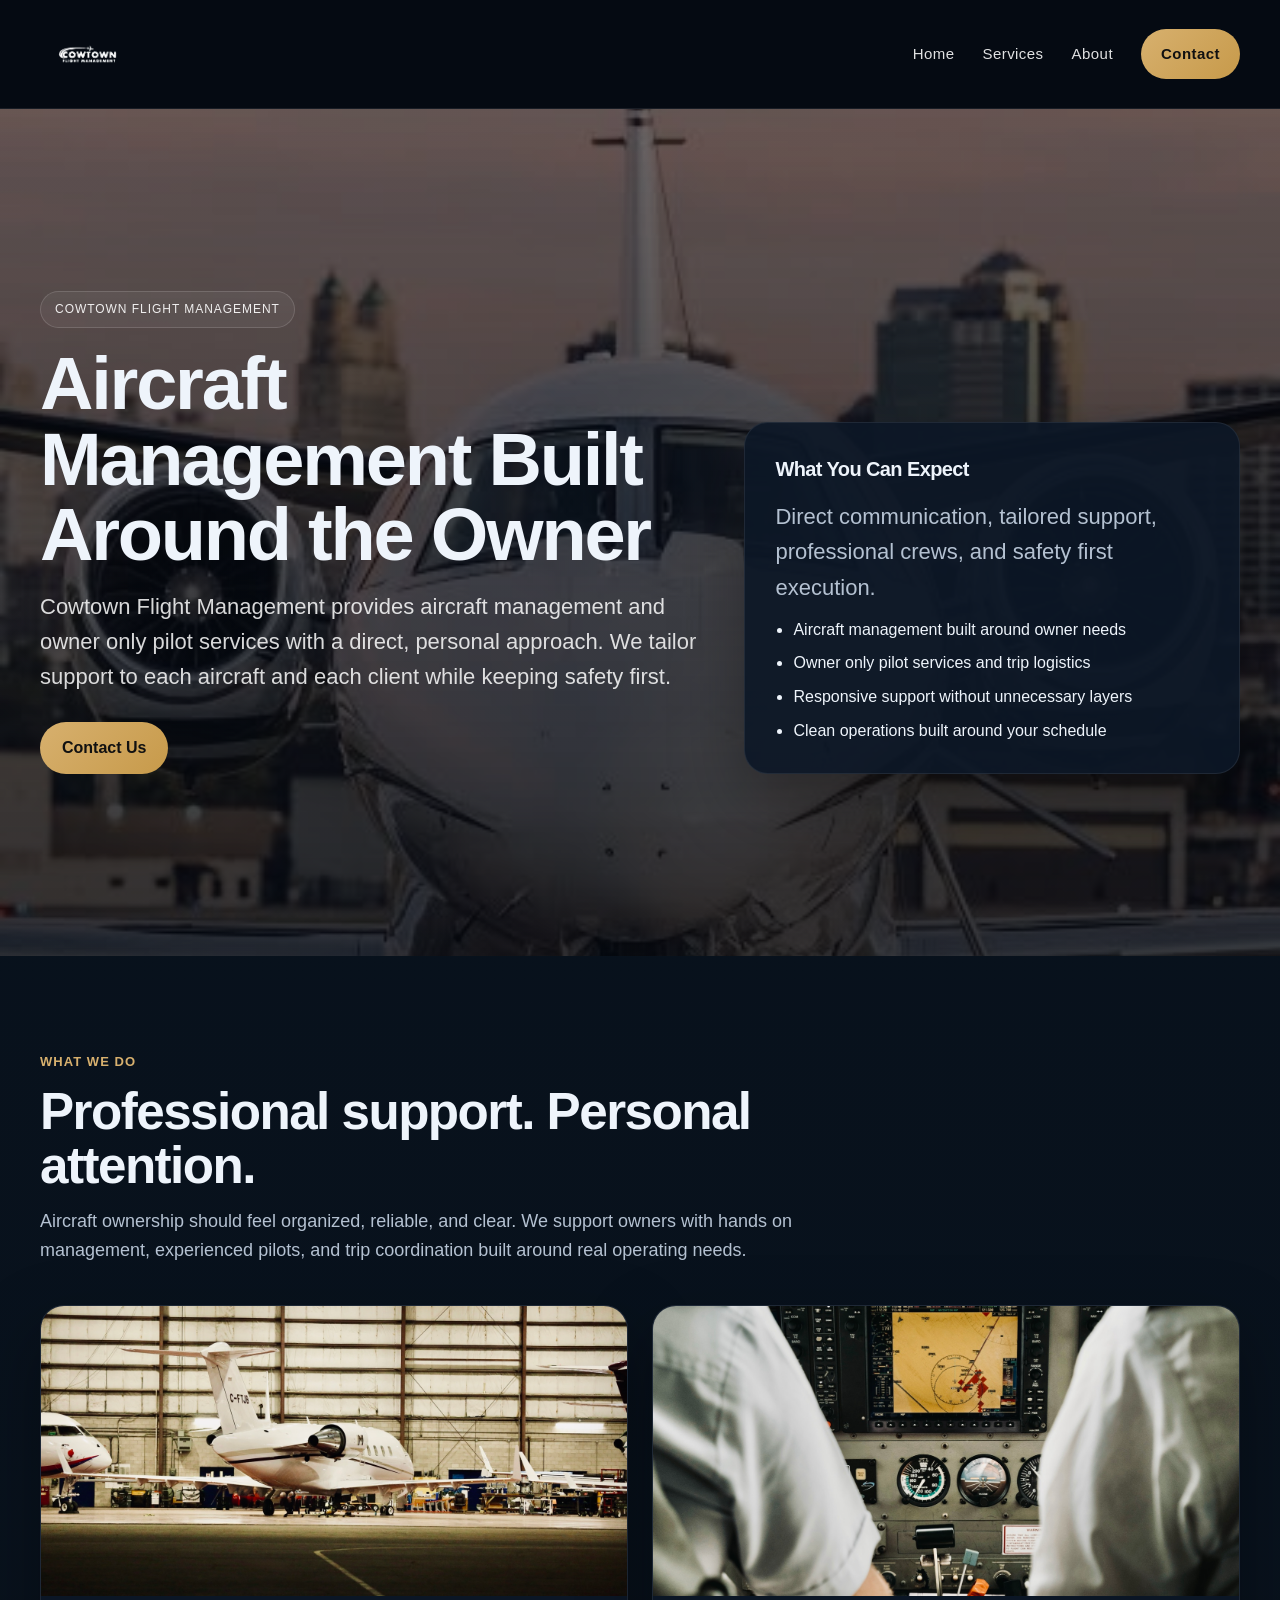
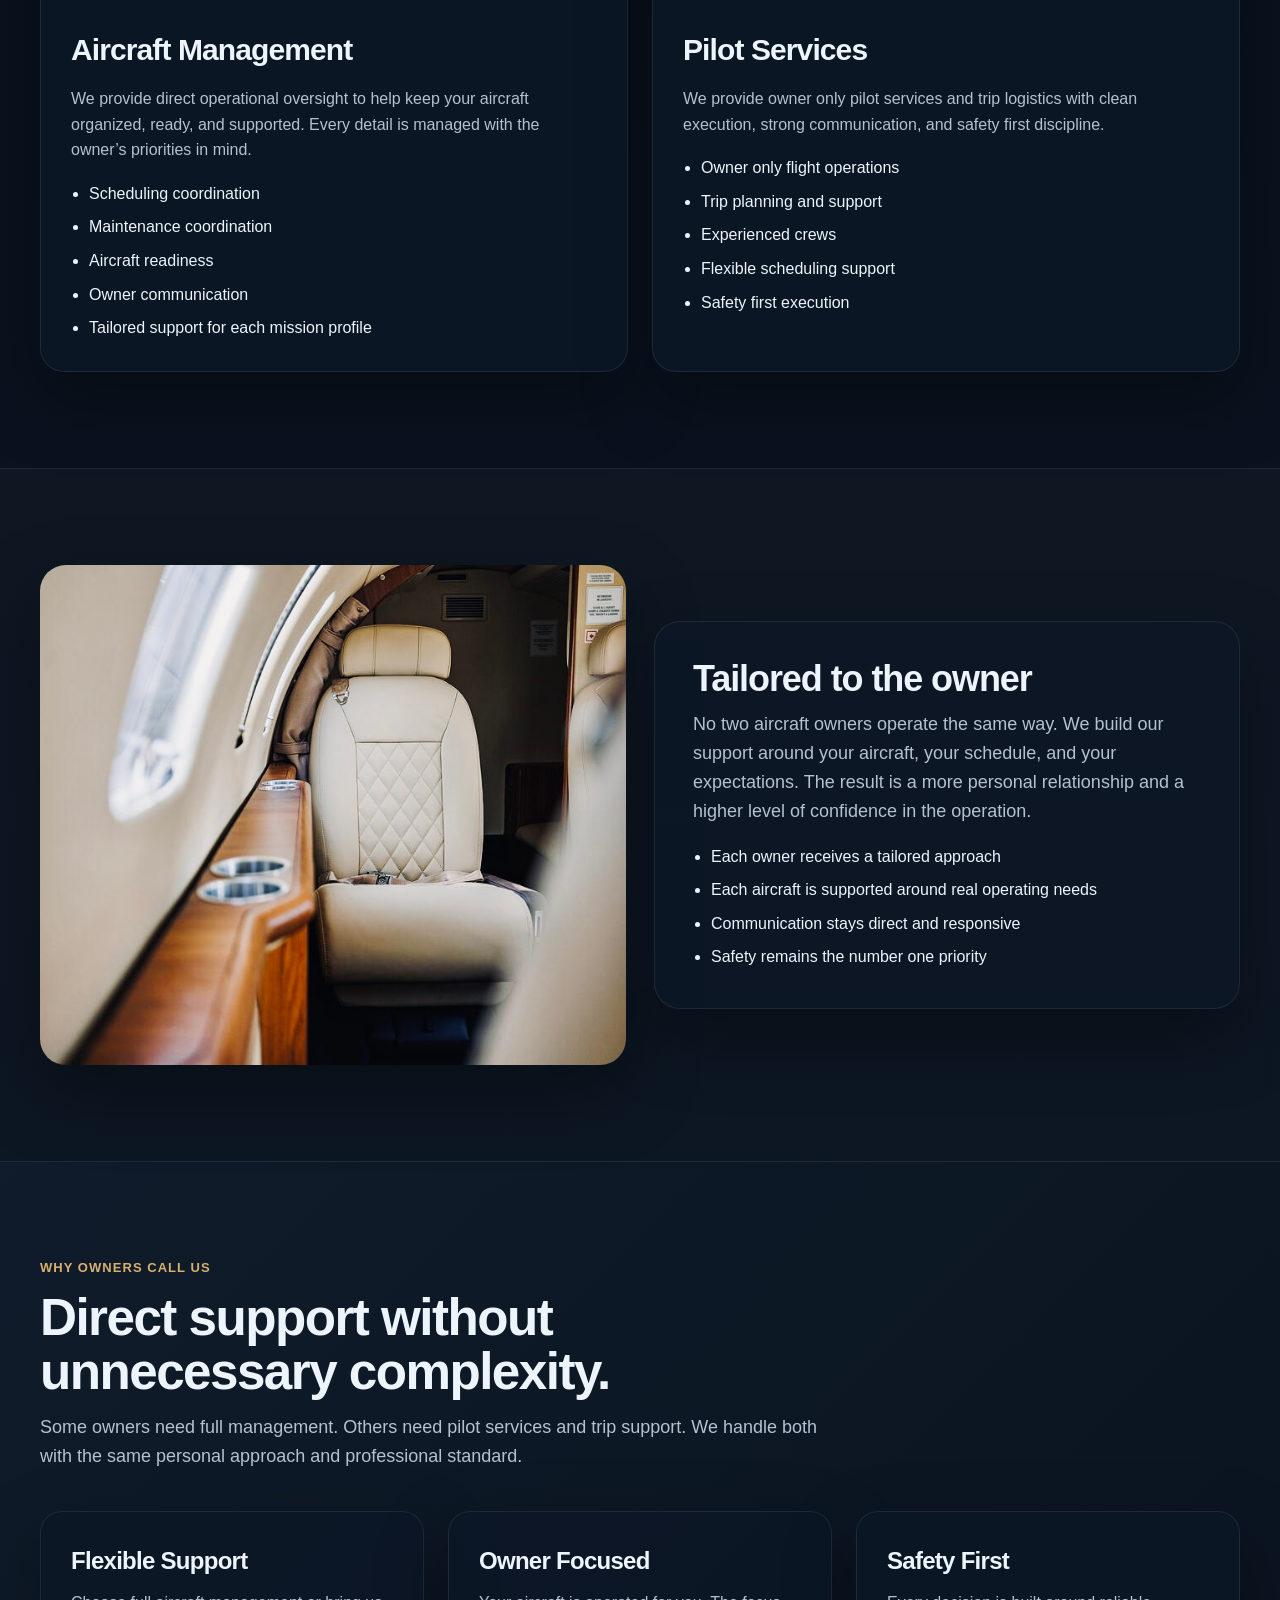
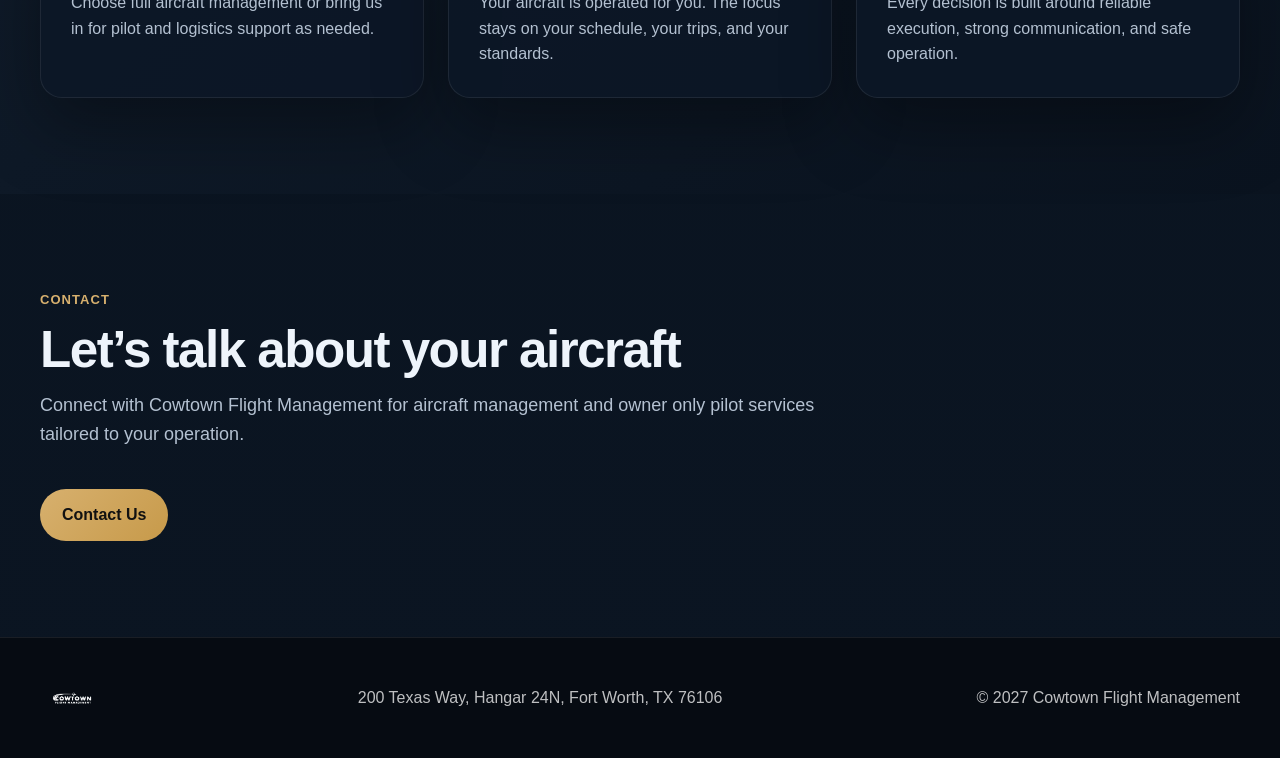
<file: index.html>
<!DOCTYPE html>
<html lang="en">
<head>
  <meta charset="UTF-8">
  <meta name="viewport" content="width=device-width, initial-scale=1.0">
  <title>Cowtown Flight Management</title>
  <meta name="description" content="Aircraft management and owner only pilot services in Fort Worth, Texas.">
  <link rel="icon" href="favicon.png">
  <link rel="stylesheet" href="styles.css">
</head>
<body>
<header class="site-header">
  <div class="container nav">
    <a class="brand" href="index.html"><img src="logo-white.png" alt="Cowtown Flight Management"></a>
    <button class="menu-btn" id="menuBtn" aria-label="Open navigation">☰</button>
    <nav class="nav-links" id="navLinks">
      <a href="index.html">Home</a>
      <a href="services.html">Services</a>
      <a href="about.html">About</a>
      <a href="contact.html" class="nav-cta">Contact</a>
    </nav>
  </div>
</header>

<main>
  <section class="hero">
    <div class="container hero-inner">
      <div>
        <div class="kicker">Cowtown Flight Management</div>
        <h1>Aircraft Management Built Around the Owner</h1>
        <p>Cowtown Flight Management provides aircraft management and owner only pilot services with a direct, personal approach. We tailor support to each aircraft and each client while keeping safety first.</p>
        <div class="hero-actions">
          <a class="btn btn-primary" href="contact.html">Contact Us</a>
        </div>
      </div>

      <aside class="hero-card">
        <h3>What You Can Expect</h3>
        <p>Direct communication, tailored support, professional crews, and safety first execution.</p>
        <ul>
          <li>Aircraft management built around owner needs</li>
          <li>Owner only pilot services and trip logistics</li>
          <li>Responsive support without unnecessary layers</li>
          <li>Clean operations built around your schedule</li>
        </ul>
      </aside>
    </div>
  </section>

  <section>
    <div class="container">
      <div class="section-head">
        <div class="eyebrow">What We Do</div>
        <h2>Professional support. Personal attention.</h2>
        <p>Aircraft ownership should feel organized, reliable, and clear. We support owners with hands on management, experienced pilots, and trip coordination built around real operating needs.</p>
      </div>

      <div class="cards-2">
        <article class="card">
          <div class="service-media" style="background-image:url('aircraft-management.jpg')"></div>
          <div class="card-body">
            <h3>Aircraft Management</h3>
            <p>We provide direct operational oversight to help keep your aircraft organized, ready, and supported. Every detail is managed with the owner’s priorities in mind.</p>
            <ul>
              <li>Scheduling coordination</li>
              <li>Maintenance coordination</li>
              <li>Aircraft readiness</li>
              <li>Owner communication</li>
              <li>Tailored support for each mission profile</li>
            </ul>
          </div>
        </article>

        <article class="card">
          <div class="service-media" style="background-image:url('pilot-services.jpg')"></div>
          <div class="card-body">
            <h3>Pilot Services</h3>
            <p>We provide owner only pilot services and trip logistics with clean execution, strong communication, and safety first discipline.</p>
            <ul>
              <li>Owner only flight operations</li>
              <li>Trip planning and support</li>
              <li>Experienced crews</li>
              <li>Flexible scheduling support</li>
              <li>Safety first execution</li>
            </ul>
          </div>
        </article>
      </div>
    </div>
  </section>

  <section class="band">
    <div class="container split">
      <div class="photo-panel" style="background-image:url('home-secondary.jpg'); background-position:center;"></div>

      <div class="text-panel">
        <h3>Tailored to the owner</h3>
        <p>No two aircraft owners operate the same way. We build our support around your aircraft, your schedule, and your expectations. The result is a more personal relationship and a higher level of confidence in the operation.</p>
        <ul>
          <li>Each owner receives a tailored approach</li>
          <li>Each aircraft is supported around real operating needs</li>
          <li>Communication stays direct and responsive</li>
          <li>Safety remains the number one priority</li>
        </ul>
      </div>
    </div>
  </section>

  <section class="info-strip">
    <div class="container">
      <div class="section-head">
        <div class="eyebrow">Why Owners Call Us</div>
        <h2>Direct support without unnecessary complexity.</h2>
        <p>Some owners need full management. Others need pilot services and trip support. We handle both with the same personal approach and professional standard.</p>
      </div>

      <div class="info-grid">
        <div class="info-box">
          <h3>Flexible Support</h3>
          <p>Choose full aircraft management or bring us in for pilot and logistics support as needed.</p>
        </div>

        <div class="info-box">
          <h3>Owner Focused</h3>
          <p>Your aircraft is operated for you. The focus stays on your schedule, your trips, and your standards.</p>
        </div>

        <div class="info-box">
          <h3>Safety First</h3>
          <p>Every decision is built around reliable execution, strong communication, and safe operation.</p>
        </div>
      </div>
    </div>
  </section>

  <section>
    <div class="container">
      <div class="section-head">
        <div class="eyebrow">Contact</div>
        <h2>Let’s talk about your aircraft</h2>
        <p>Connect with Cowtown Flight Management for aircraft management and owner only pilot services tailored to your operation.</p>
      </div>

      <div class="hero-actions">
        <a class="btn btn-primary" href="contact.html">Contact Us</a>
      </div>
    </div>
  </section>
</main>

<footer class="footer">
  <div class="container footer-row">
    <img src="logo-white.png" alt="Cowtown Flight Management">
    <div>200 Texas Way, Hangar 24N, Fort Worth, TX 76106</div>
    <div>© 2027 Cowtown Flight Management</div>
  </div>
</footer>

<script src="script.js"></script>
</body>
</html>
</file>
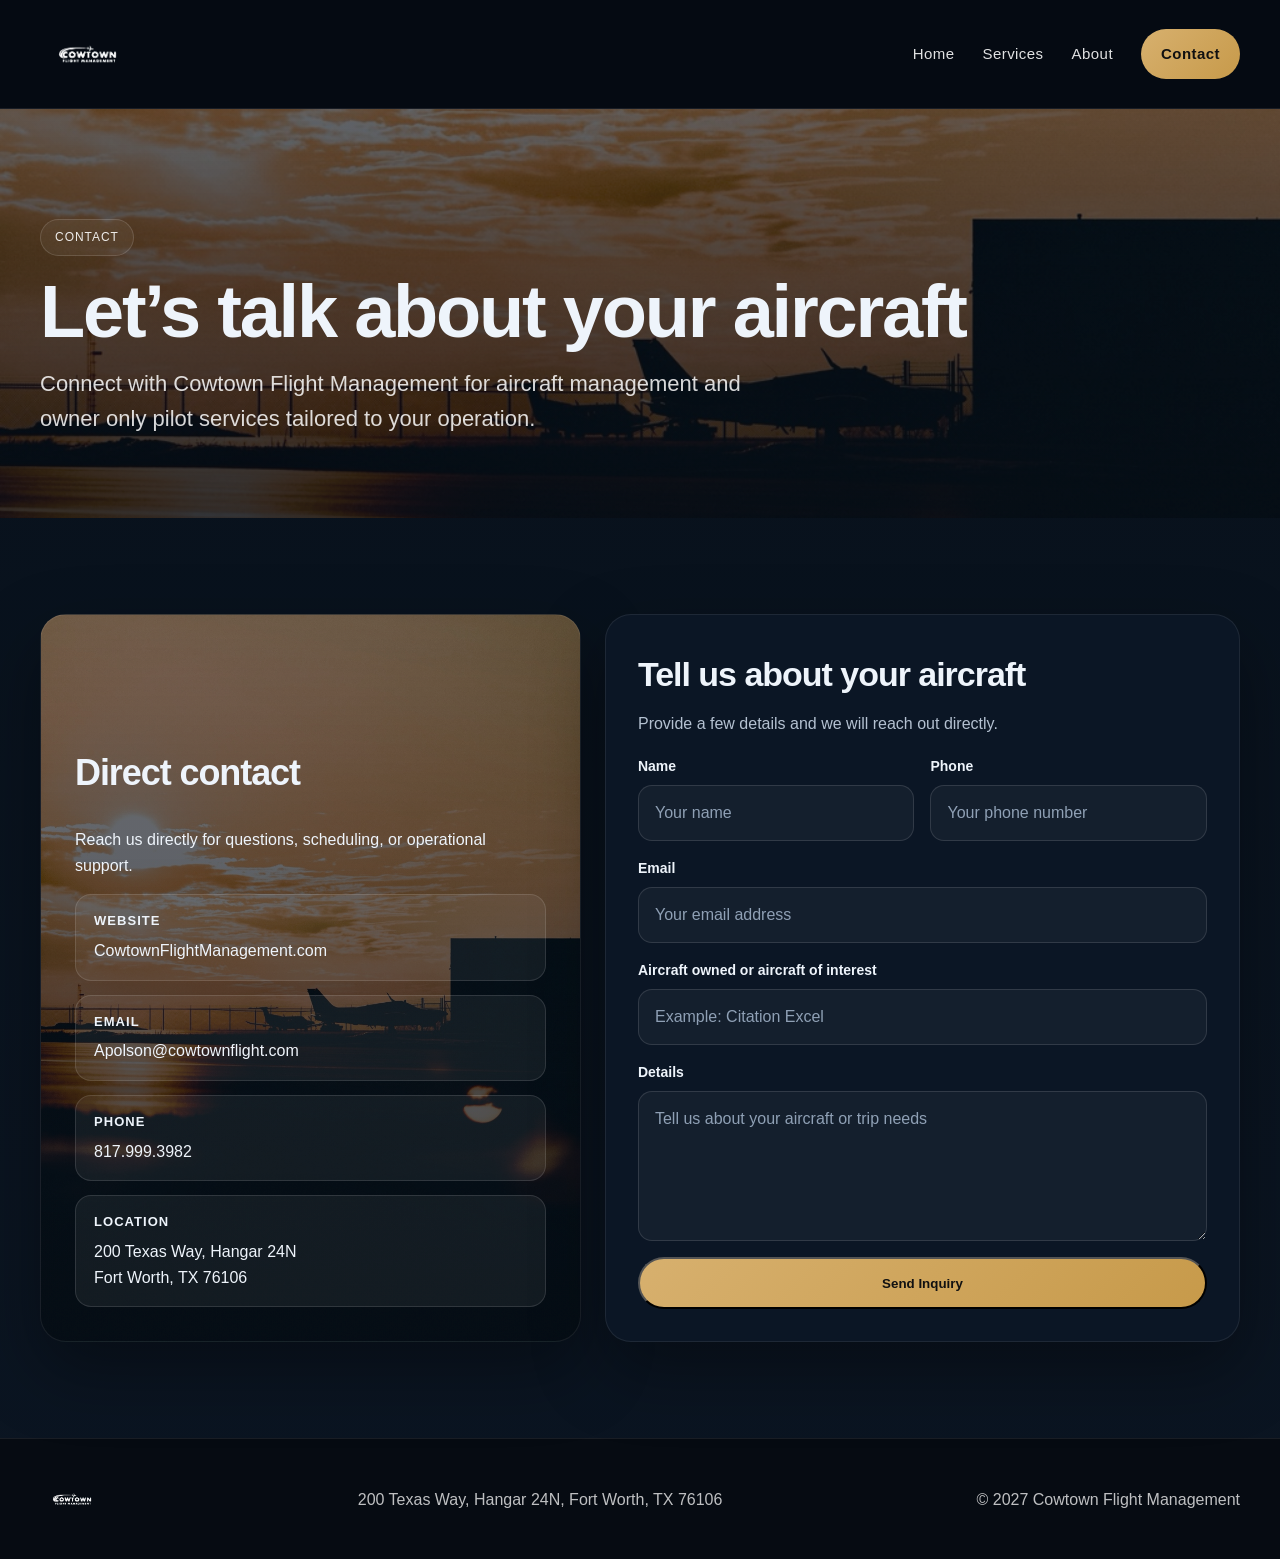
<file: contact.html>
<!DOCTYPE html>
<html lang="en">
<head>
  <meta charset="UTF-8">
  <meta name="viewport" content="width=device-width, initial-scale=1.0">
  <title>Contact | Cowtown Flight Management</title>
  <meta name="description" content="Contact Cowtown Flight Management.">
  <link rel="icon" href="favicon.png">
  <link rel="stylesheet" href="styles.css">
</head>
<body>
  <header class="site-header">
    <div class="container nav">
      <a class="brand" href="index.html">
        <img src="logo-white.png" alt="Cowtown Flight Management">
      </a>

      <button class="menu-btn" id="menuBtn" aria-label="Open navigation">☰</button>

      <nav class="nav-links" id="navLinks">
        <a href="index.html">Home</a>
        <a href="services.html">Services</a>
        <a href="about.html">About</a>
        <a href="contact.html" class="nav-cta">Contact</a>
      </nav>
    </div>
  </header>

  <main>
    <section class="page-hero contact-bg">
      <div class="container">
        <div class="kicker">Contact</div>
        <h1>Let’s talk about your aircraft</h1>
        <p>Connect with Cowtown Flight Management for aircraft management and owner only pilot services tailored to your operation.</p>
      </div>
    </section>

    <section>
      <div class="container contact-grid">
        <div class="contact-card">
          <h3>Direct contact</h3>
          <p>Reach us directly for questions, scheduling, or operational support.</p>

          <div class="contact-list">
            <div class="contact-item">
              <strong>Website</strong>
              <a href="https://cowtownflightmanagement.com">CowtownFlightManagement.com</a>
            </div>

            <div class="contact-item">
              <strong>Email</strong>
              <a href="mailto:Apolson@cowtownflight.com">Apolson@cowtownflight.com</a>
            </div>

            <div class="contact-item">
              <strong>Phone</strong>
              <a href="tel:18179993982">817.999.3982</a>
            </div>

            <div class="contact-item">
              <strong>Location</strong>
              <div>200 Texas Way, Hangar 24N</div>
              <div>Fort Worth, TX 76106</div>
            </div>
          </div>
        </div>

        <div class="form-card">
          <h3>Tell us about your aircraft</h3>
          <p>Provide a few details and we will reach out directly.</p>

          <form id="contact-form" action="https://formspree.io/f/mrererno" method="POST">
            <div class="form-grid">
              <div class="field">
                <label for="name">Name</label>
                <input id="name" name="name" type="text" placeholder="Your name" required>
              </div>

              <div class="field">
                <label for="phone">Phone</label>
                <input id="phone" name="phone" type="tel" placeholder="Your phone number">
              </div>

              <div class="field full">
                <label for="email">Email</label>
                <input id="email" name="email" type="email" placeholder="Your email address" required>
              </div>

              <div class="field full">
                <label for="aircraft">Aircraft owned or aircraft of interest</label>
                <input id="aircraft" name="aircraft" type="text" placeholder="Example: Citation Excel">
              </div>

              <div class="field full">
                <label for="message">Details</label>
                <textarea id="message" name="message" placeholder="Tell us about your aircraft or trip needs" required></textarea>
              </div>

              <div class="field full">
                <button class="btn btn-primary" id="submit-btn" type="submit">Send Inquiry</button>
              </div>
            </div>
          </form>
        </div>
      </div>
    </section>
  </main>

  <footer class="footer">
    <div class="container footer-row">
      <img src="logo-white.png" alt="Cowtown Flight Management">
      <div>200 Texas Way, Hangar 24N, Fort Worth, TX 76106</div>
      <div>© 2027 Cowtown Flight Management</div>
    </div>
  </footer>

  <script src="script.js"></script>
</body>
</html>
</file>
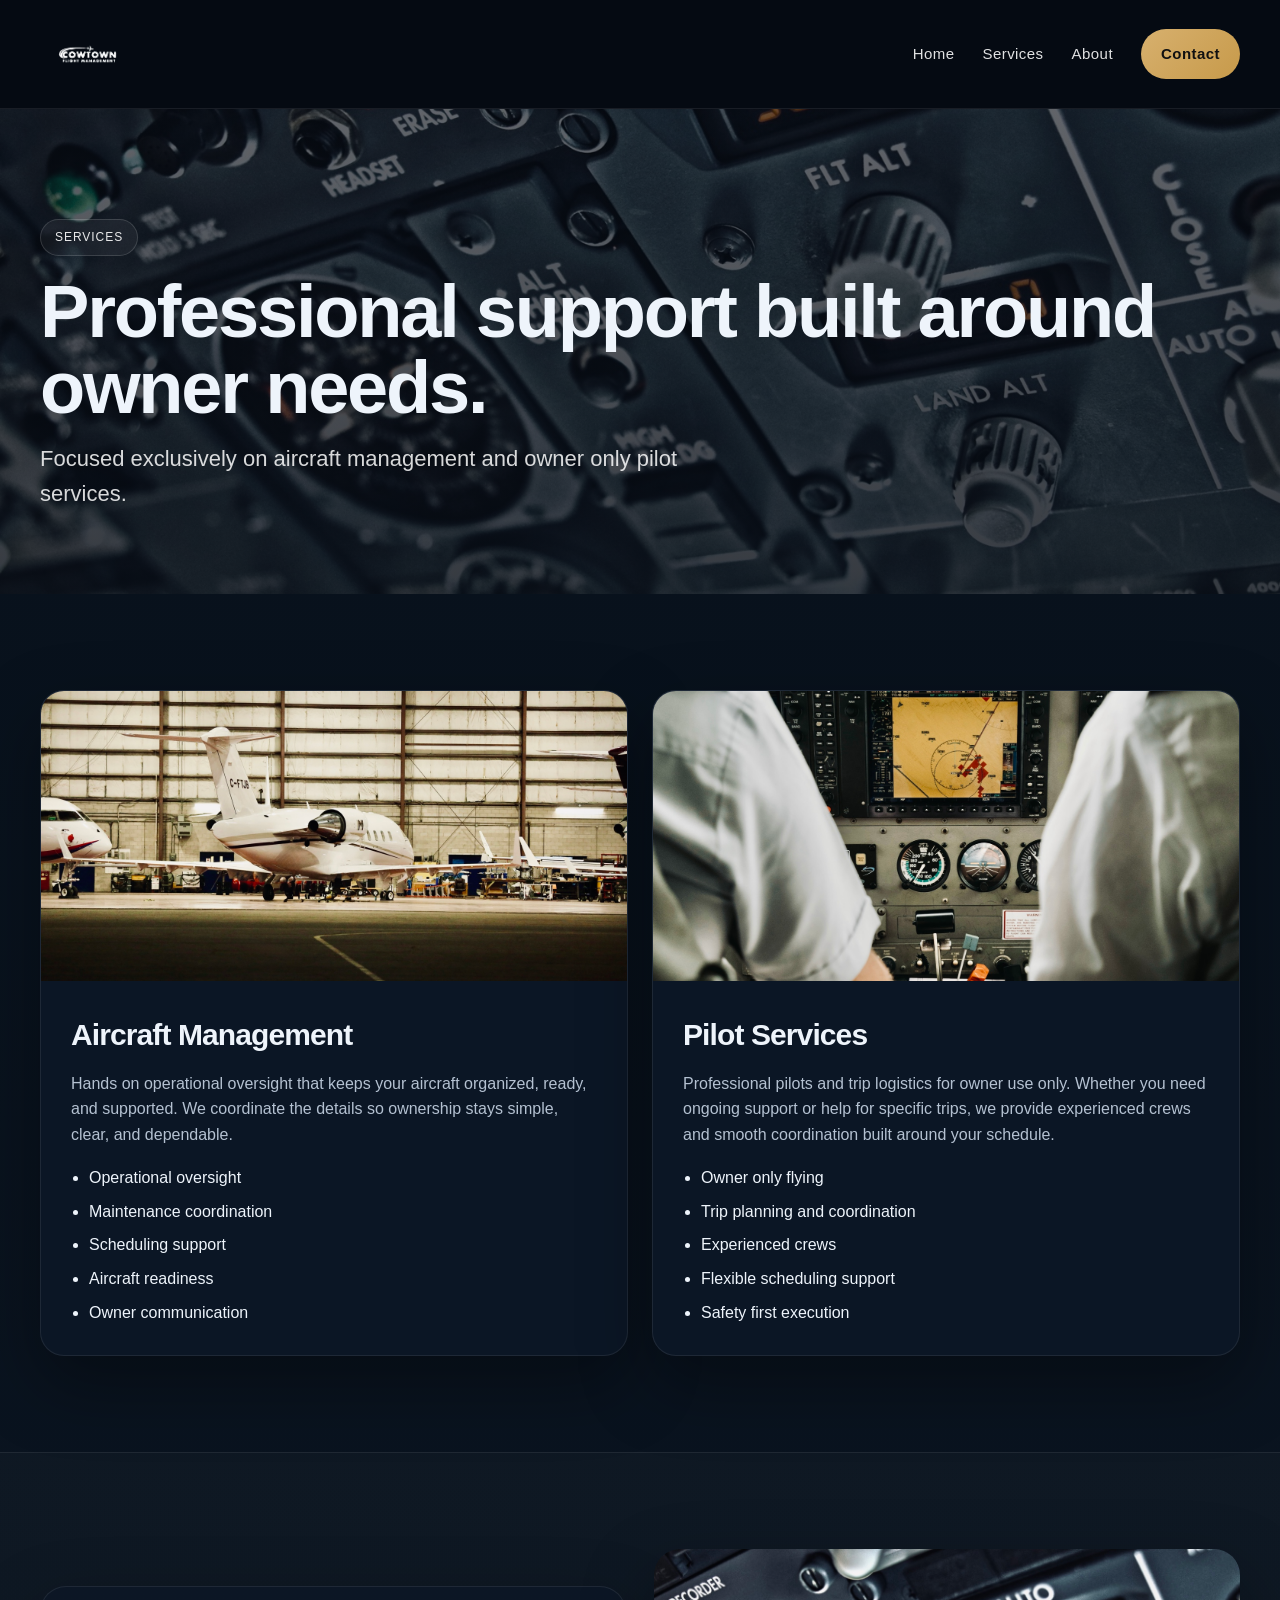
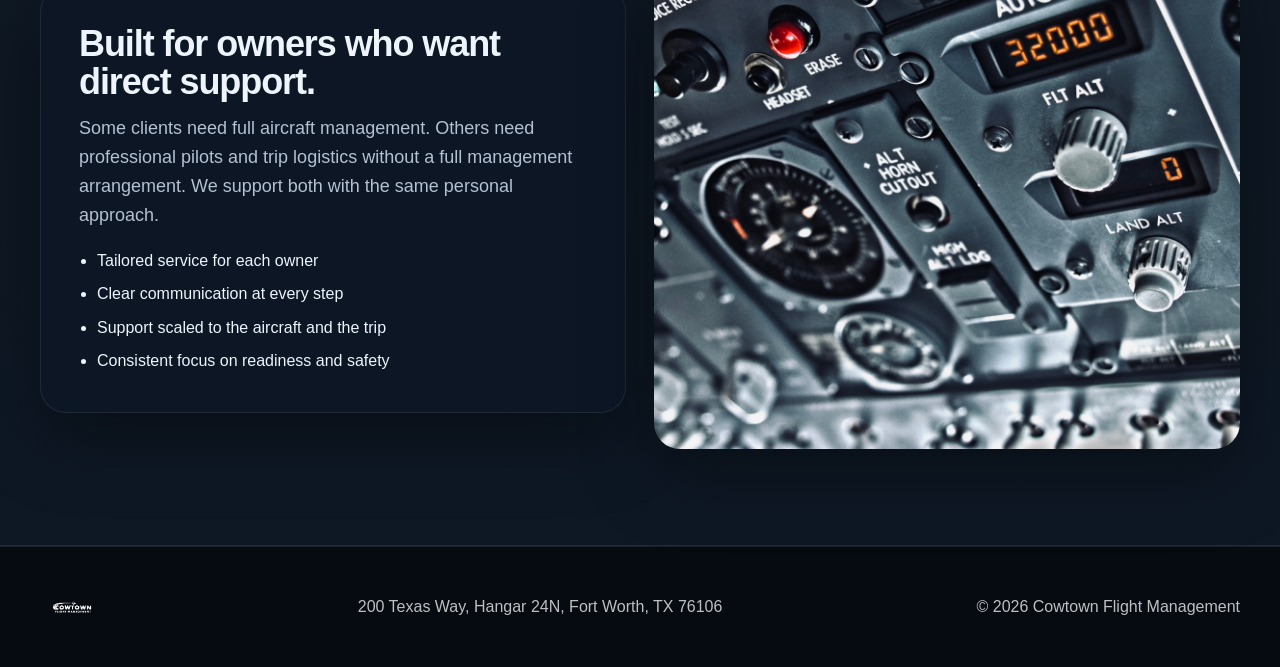
<file: services.html>
<!DOCTYPE html>
<html lang="en">
<head>
  <meta charset="UTF-8">
  <meta name="viewport" content="width=device-width, initial-scale=1.0">
  <title>Services | Cowtown Flight Management</title>
  <meta name="description" content="Aircraft management and owner only pilot services in Fort Worth, Texas.">
  <link rel="icon" href="favicon.png">
  <link rel="stylesheet" href="styles.css">
</head>
<body>
<header class="site-header">
  <div class="container nav">
    <a class="brand" href="index.html"><img src="logo-white.png" alt="Cowtown Flight Management"></a>
    <button class="menu-btn" id="menuBtn" aria-label="Open navigation">☰</button>
    <nav class="nav-links" id="navLinks">
      <a href="index.html">Home</a>
      <a href="services.html">Services</a>
      <a href="about.html">About</a>
      <a href="contact.html" class="nav-cta">Contact</a>
    </nav>
  </div>
</header>
<main>
  <section class="page-hero">
    <div class="container">
      <div class="kicker">Services</div>
      <h1>Professional support built around owner needs.</h1>
      <p>Focused exclusively on aircraft management and owner only pilot services.</p>
    </div>
  </section>

  <section>
    <div class="container">
      <div class="cards-2">
        <article class="card">
          <div class="service-media" style="background-image:url('aircraft-management.jpg')"></div>
          <div class="card-body">
            <h3>Aircraft Management</h3>
            <p>Hands on operational oversight that keeps your aircraft organized, ready, and supported. We coordinate the details so ownership stays simple, clear, and dependable.</p>
            <ul>
              <li>Operational oversight</li>
              <li>Maintenance coordination</li>
              <li>Scheduling support</li>
              <li>Aircraft readiness</li>
              <li>Owner communication</li>
            </ul>
          </div>
        </article>
        <article class="card">
          <div class="service-media" style="background-image:url('pilot-services.jpg')"></div>
          <div class="card-body">
            <h3>Pilot Services</h3>
            <p>Professional pilots and trip logistics for owner use only. Whether you need ongoing support or help for specific trips, we provide experienced crews and smooth coordination built around your schedule.</p>
            <ul>
              <li>Owner only flying</li>
              <li>Trip planning and coordination</li>
              <li>Experienced crews</li>
              <li>Flexible scheduling support</li>
              <li>Safety first execution</li>
            </ul>
          </div>
        </article>
      </div>
    </div>
  </section>

  <section class="band">
    <div class="container split">
      <div class="text-panel">
        <h3>Built for owners who want direct support.</h3>
        <p>Some clients need full aircraft management. Others need professional pilots and trip logistics without a full management arrangement. We support both with the same personal approach.</p>
        <ul>
          <li>Tailored service for each owner</li>
          <li>Clear communication at every step</li>
          <li>Support scaled to the aircraft and the trip</li>
          <li>Consistent focus on readiness and safety</li>
        </ul>
      </div>
      <div class="photo-panel" style="background-image:url('services-hero.jpg'); background-position:center;"></div>
    </div>
  </section>
</main>
<footer class="footer">
  <div class="container footer-row">
    <img src="logo-white.png" alt="Cowtown Flight Management">
    <div>200 Texas Way, Hangar 24N, Fort Worth, TX 76106</div>
    <div>© 2026 Cowtown Flight Management</div>
  </div>
</footer>
<script src="script.js"></script>
</body></html>
</file>
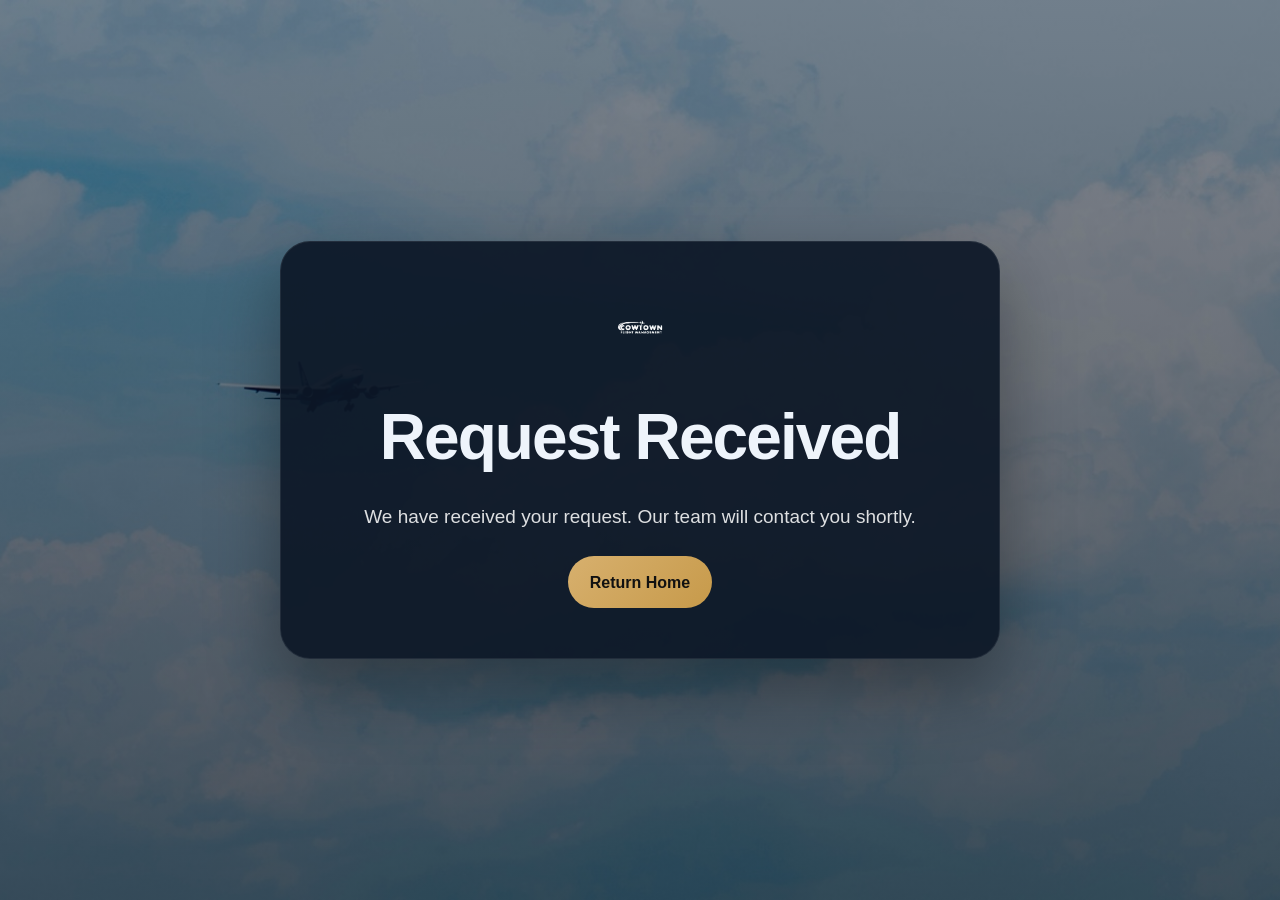
<file: thank-you.html>
<!DOCTYPE html>
<html lang="en">
<head>
  <meta charset="UTF-8">
  <meta name="viewport" content="width=device-width, initial-scale=1.0">
  <title>Thank You | Cowtown Flight Management</title>
  <meta name="description" content="Thank you for contacting Cowtown Flight Management.">
  <link rel="icon" href="favicon.png">
  <link rel="stylesheet" href="styles.css">
</head>
<body>
  <main class="thank-you">
    <div class="thank-you-card">
      <img src="logo-white.png" alt="Cowtown Flight Management" class="thank-you-logo">
      <h1>Request Received</h1>
      <p>We have received your request. Our team will contact you shortly.</p>
      <a class="btn btn-primary" href="index.html">Return Home</a>
    </div>
  </main>
</body>
</html>
</file>
<file: styles.css>
:root {
  --bg: #08111d;
  --surface: rgba(13, 23, 38, 0.94);
  --surface-2: rgba(18, 32, 51, 0.92);
  --line: rgba(255, 255, 255, 0.08);
  --line-strong: rgba(255, 255, 255, 0.14);
  --text: #eef4fb;
  --muted: #b4c1d1;
  --gold: #c79a4a;
  --gold-soft: #d7b06e;
  --blue: #1170df;
  --white: #ffffff;
  --max: 1200px;
  --radius: 24px;
  --shadow: 0 28px 70px rgba(0, 0, 0, 0.35);
}

* {
  box-sizing: border-box;
}

html {
  scroll-behavior: smooth;
}

body {
  margin: 0;
  font-family: Arial, Helvetica, sans-serif;
  background: linear-gradient(180deg, #07101a 0%, #0b1522 100%);
  color: var(--text);
  line-height: 1.6;
}

a {
  color: inherit;
  text-decoration: none;
}

img {
  max-width: 100%;
  display: block;
}

.container {
  width: min(100% - 40px, var(--max));
  margin: 0 auto;
}

.site-header {
  position: sticky;
  top: 0;
  z-index: 50;
  background: rgba(6, 11, 18, 0.9);
  backdrop-filter: blur(14px);
  border-bottom: 1px solid var(--line);
}

.nav {
  min-height: 108px;
  display: flex;
  align-items: center;
  justify-content: space-between;
  gap: 20px;
}

.brand img {
  height: 90px;
  width: auto;
}

.nav-links {
  display: flex;
  align-items: center;
  gap: 28px;
  color: rgba(255, 255, 255, 0.88);
  font-size: 15px;
  letter-spacing: 0.03em;
}

.nav-links a:hover {
  color: #ffffff;
}

.nav-cta {
  padding: 13px 20px;
  border-radius: 999px;
  background: linear-gradient(135deg, var(--gold-soft), var(--gold));
  color: #111111;
  font-weight: 700;
}

.menu-btn {
  display: none;
  font-size: 28px;
  color: #ffffff;
  background: transparent;
  border: 0;
}

.hero {
  min-height: 86vh;
  display: flex;
  align-items: center;
  background:
    linear-gradient(rgba(4, 9, 16, 0.58), rgba(4, 9, 16, 0.8)),
    url('welcome-header.jpg') center center / cover no-repeat;
}

.hero-inner {
  display: grid;
  grid-template-columns: 1.15fr 0.85fr;
  gap: 34px;
  align-items: end;
  padding: 86px 0;
}

.kicker {
  display: inline-block;
  padding: 8px 14px;
  border-radius: 999px;
  border: 1px solid rgba(255, 255, 255, 0.14);
  background: rgba(255, 255, 255, 0.05);
  color: rgba(255, 255, 255, 0.9);
  font-size: 12px;
  text-transform: uppercase;
  letter-spacing: 0.08em;
  margin-bottom: 18px;
}

h1,
h2,
h3 {
  letter-spacing: -0.03em;
}

.hero h1,
.page-hero h1 {
  margin: 0 0 16px;
  font-size: clamp(42px, 6vw, 74px);
  line-height: 1.02;
}

.hero p,
.page-hero p {
  margin: 0;
  max-width: 720px;
  font-size: clamp(18px, 2vw, 22px);
  color: rgba(255, 255, 255, 0.84);
}

.hero-actions {
  margin-top: 28px;
  display: flex;
  gap: 14px;
  flex-wrap: wrap;
}

.btn {
  display: inline-flex;
  align-items: center;
  justify-content: center;
  min-height: 52px;
  padding: 0 22px;
  border-radius: 999px;
  font-weight: 700;
}

.btn-primary {
  background: linear-gradient(135deg, var(--gold-soft), var(--gold));
  color: #111111;
}

.btn-secondary {
  background: rgba(255, 255, 255, 0.08);
  border: 1px solid var(--line-strong);
  color: #ffffff;
}

.hero-card,
.card,
.text-panel,
.contact-card,
.form-card,
.info-box,
.thank-you-card {
  background: rgba(13, 23, 38, 0.92);
  border: 1px solid var(--line);
  box-shadow: var(--shadow);
}

.hero-card {
  padding: 30px;
  border-radius: 24px;
}

.hero-card h3 {
  margin: 0 0 14px;
  font-size: 20px;
}

.hero-card p {
  margin: 0 0 12px;
  color: var(--muted);
}

.hero-card ul,
.card ul,
.text-panel ul {
  margin: 0;
  padding-left: 18px;
}

section {
  padding: 96px 0;
}

.section-head {
  max-width: 800px;
  margin-bottom: 40px;
}

.section-head .eyebrow {
  color: var(--gold-soft);
  text-transform: uppercase;
  font-size: 13px;
  letter-spacing: 0.08em;
  font-weight: 700;
  margin-bottom: 12px;
}

.section-head h2 {
  margin: 0 0 14px;
  font-size: clamp(32px, 4vw, 52px);
  line-height: 1.06;
}

.section-head p {
  margin: 0;
  color: var(--muted);
  font-size: 18px;
}

.cards-2,
.contact-grid,
.image-grid,
.info-grid {
  display: grid;
  gap: 24px;
}

.cards-2 {
  grid-template-columns: repeat(2, 1fr);
}

.card {
  overflow: hidden;
  border-radius: var(--radius);
}

.card-body {
  padding: 30px;
}

.card h3 {
  margin: 0 0 12px;
  font-size: 30px;
}

.card p {
  margin: 0 0 18px;
  color: var(--muted);
}

.card li + li,
.hero-card li + li,
.text-panel li + li {
  margin-top: 8px;
}

.service-media {
  height: 290px;
  background-size: cover;
  background-position: center;
}

.band {
  background: linear-gradient(180deg, rgba(255, 255, 255, 0.02), rgba(255, 255, 255, 0.01));
  border-top: 1px solid var(--line);
  border-bottom: 1px solid var(--line);
}

.split {
  display: grid;
  grid-template-columns: 1fr 1fr;
  gap: 28px;
  align-items: center;
}

.photo-panel {
  min-height: 500px;
  border-radius: 26px;
  background-size: cover;
  background-position: center;
  box-shadow: var(--shadow);
  overflow: hidden;
}

.text-panel {
  padding: 38px;
  border-radius: 26px;
}

.text-panel h3 {
  margin: 0 0 12px;
  font-size: 36px;
  line-height: 1.08;
}

.text-panel p {
  margin: 0 0 18px;
  color: var(--muted);
  font-size: 18px;
}

.info-strip {
  background: linear-gradient(135deg, rgba(16, 28, 43, 0.98), rgba(10, 19, 31, 0.98));
}

.info-grid {
  grid-template-columns: repeat(3, 1fr);
}

.info-box {
  padding: 30px;
  border-radius: 22px;
}

.info-box h3 {
  margin: 0 0 10px;
  font-size: 24px;
}

.info-box p {
  margin: 0;
  color: var(--muted);
}

.page-hero {
  position: relative;
  padding: 110px 0 82px;
  background:
    linear-gradient(rgba(6, 12, 20, 0.62), rgba(6, 12, 20, 0.8)),
    url('services-hero.jpg') center center / cover no-repeat;
}

.page-hero.about-bg {
  background:
    linear-gradient(rgba(6, 12, 20, 0.6), rgba(6, 12, 20, 0.82)),
    url('home-secondary.jpg') center center / cover no-repeat;
}

.page-hero.contact-bg {
  background:
    linear-gradient(rgba(6, 12, 20, 0.62), rgba(6, 12, 20, 0.82)),
    url('contact-hero.jpg') center center / cover no-repeat;
}

.image-grid {
  grid-template-columns: repeat(3, 1fr);
}

.image-grid img {
  width: 100%;
  height: 280px;
  object-fit: cover;
  border-radius: 22px;
  box-shadow: var(--shadow);
}

.contact-grid {
  grid-template-columns: 0.92fr 1.08fr;
}

.contact-card,
.form-card {
  border-radius: 26px;
  overflow: hidden;
}

.contact-card {
  min-height: 560px;
  padding: 34px;
  display: flex;
  flex-direction: column;
  justify-content: end;
  background:
    linear-gradient(rgba(6, 12, 20, 0.52), rgba(6, 12, 20, 0.82)),
    url('contact-hero.jpg') center center / cover no-repeat;
}

.contact-card h3 {
  margin: 0 0 18px;
  font-size: 36px;
  line-height: 1.08;
}

.contact-list {
  display: grid;
  gap: 14px;
}

.contact-item {
  padding: 16px 18px;
  border-radius: 16px;
  background: rgba(255, 255, 255, 0.06);
  border: 1px solid rgba(255, 255, 255, 0.12);
}

.contact-item strong {
  display: block;
  margin-bottom: 6px;
  text-transform: uppercase;
  letter-spacing: 0.08em;
  font-size: 13px;
}

.form-card {
  padding: 32px;
}

.form-card h3 {
  margin: 0 0 10px;
  font-size: 34px;
}

.form-card p {
  margin: 0 0 18px;
  color: var(--muted);
}

.form-grid {
  display: grid;
  grid-template-columns: 1fr 1fr;
  gap: 16px;
}

.field {
  display: grid;
  gap: 8px;
}

.field.full {
  grid-column: 1 / -1;
}

label {
  font-size: 14px;
  font-weight: 700;
}

input,
textarea {
  width: 100%;
  padding: 14px 16px;
  border-radius: 14px;
  border: 1px solid rgba(255, 255, 255, 0.12);
  background: rgba(255, 255, 255, 0.04);
  color: var(--text);
  font: inherit;
}

textarea {
  min-height: 150px;
  resize: vertical;
}

input::placeholder,
textarea::placeholder {
  color: #8fa0b5;
}

.hidden-field {
  display: none;
}

.footer {
  background: #060b12;
  color: rgba(255, 255, 255, 0.74);
  padding: 30px 0;
  border-top: 1px solid var(--line);
}

.footer-row {
  display: flex;
  align-items: center;
  justify-content: space-between;
  gap: 22px;
  flex-wrap: wrap;
}

.footer img {
  height: 60px;
  width: auto;
}

.thank-you {
  min-height: 100vh;
  display: flex;
  align-items: center;
  justify-content: center;
  text-align: center;
  background:
    linear-gradient(rgba(6, 12, 20, 0.46), rgba(6, 12, 20, 0.66)),
    url('thank-you-bg.jpg') center center / cover no-repeat;
}

.thank-you-card {
  width: min(100% - 40px, 720px);
  padding: 50px 38px;
  border-radius: 30px;
}

.thank-you h1 {
  margin: 0 0 14px;
  font-size: clamp(38px, 6vw, 64px);
}

.thank-you p {
  margin: 0 0 24px;
  color: rgba(255, 255, 255, 0.86);
  font-size: 19px;
}

.thank-you-logo {
  height: 70px;
  width: auto;
  margin: 0 auto 24px;
  display: block;
}

@media (max-width: 980px) {
  .hero-inner,
  .cards-2,
  .split,
  .contact-grid,
  .info-grid,
  .image-grid {
    grid-template-columns: 1fr;
  }

  .hero {
    min-height: auto;
  }
}

@media (max-width: 760px) {
  .nav {
    min-height: 96px;
  }

  .brand img {
    height: 68px;
  }

  .nav-links {
    display: none;
    position: absolute;
    top: 96px;
    left: 20px;
    right: 20px;
    padding: 18px;
    border-radius: 20px;
    background: rgba(7, 12, 20, 0.98);
    border: 1px solid var(--line);
    flex-direction: column;
    align-items: flex-start;
  }

  .nav-links.open {
    display: flex;
  }

  .menu-btn {
    display: block;
  }

  .form-grid {
    grid-template-columns: 1fr;
  }

  .hero-inner {
    padding: 68px 0;
  }

  section {
    padding: 76px 0;
  }

  .contact-card,
  .form-card,
  .text-panel,
  .hero-card {
    padding: 24px;
  }

  .page-hero {
    padding: 92px 0 68px;
  }
}
</file>
